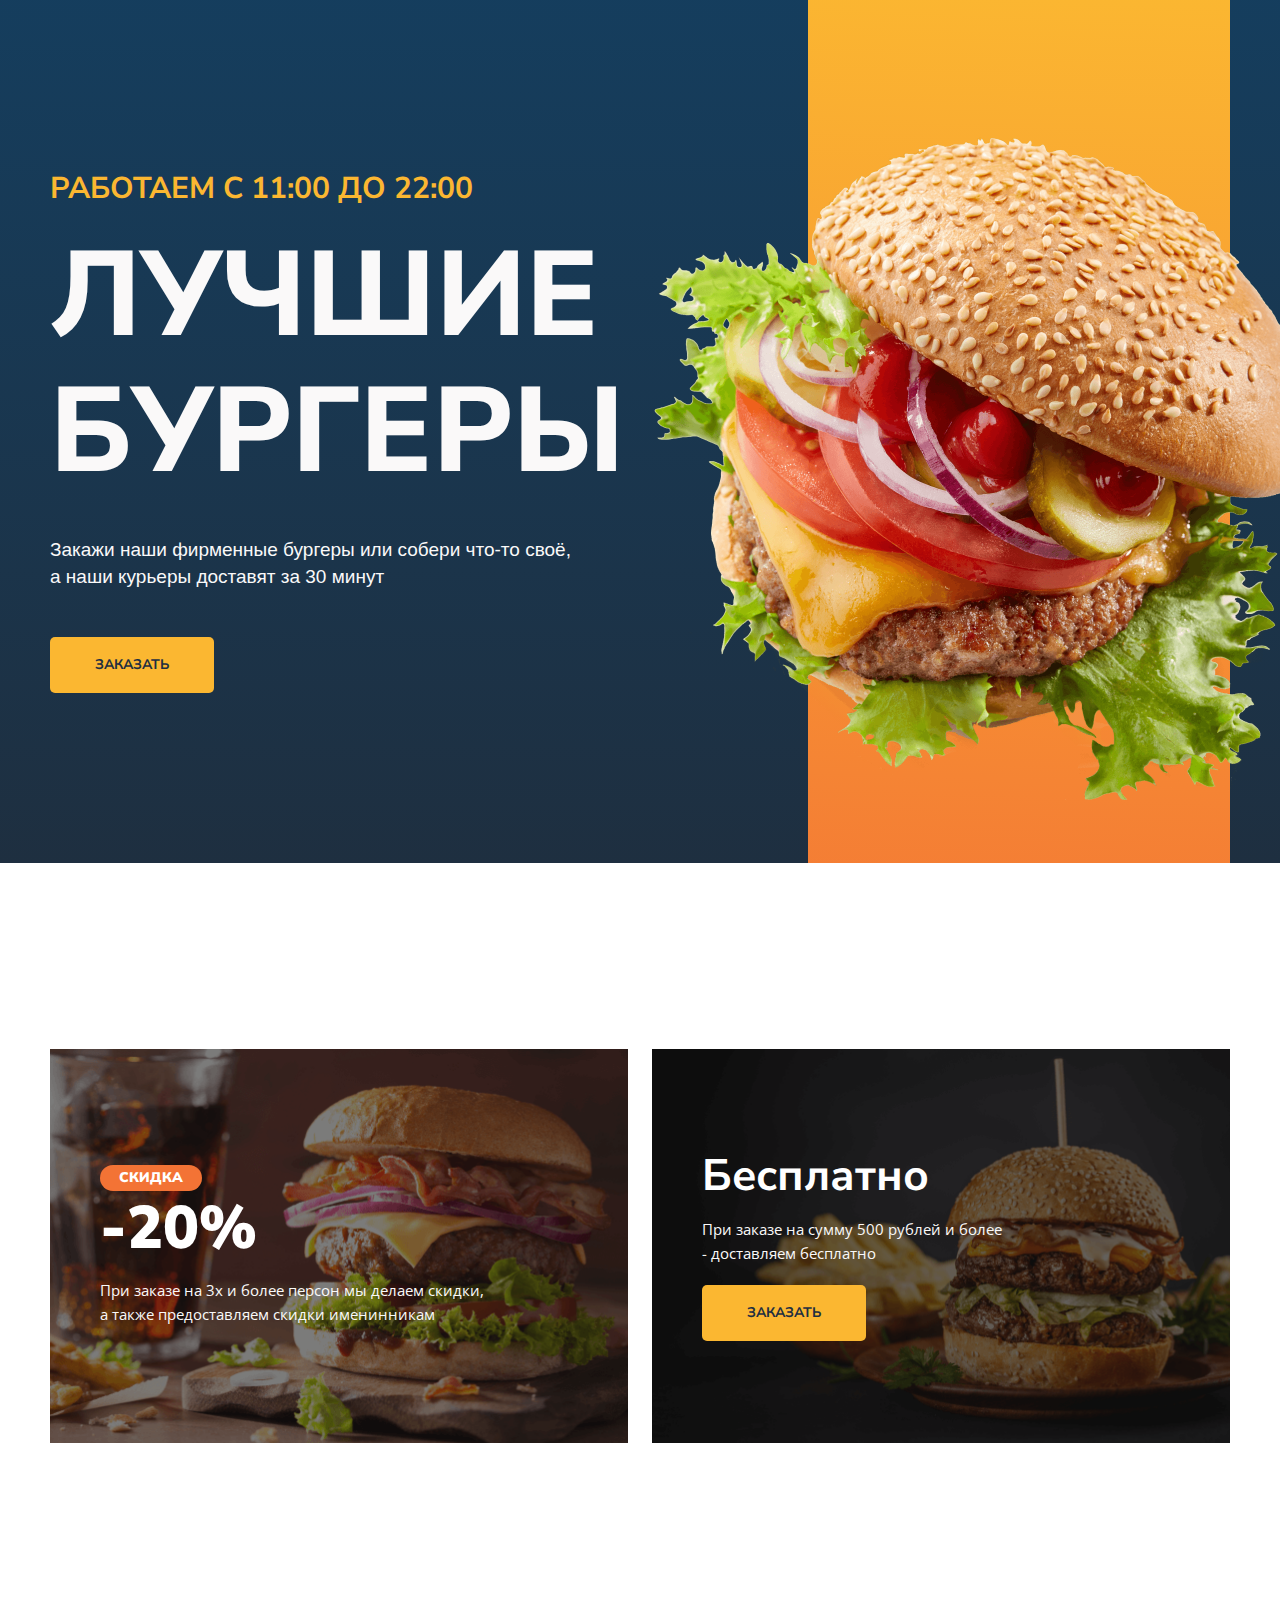
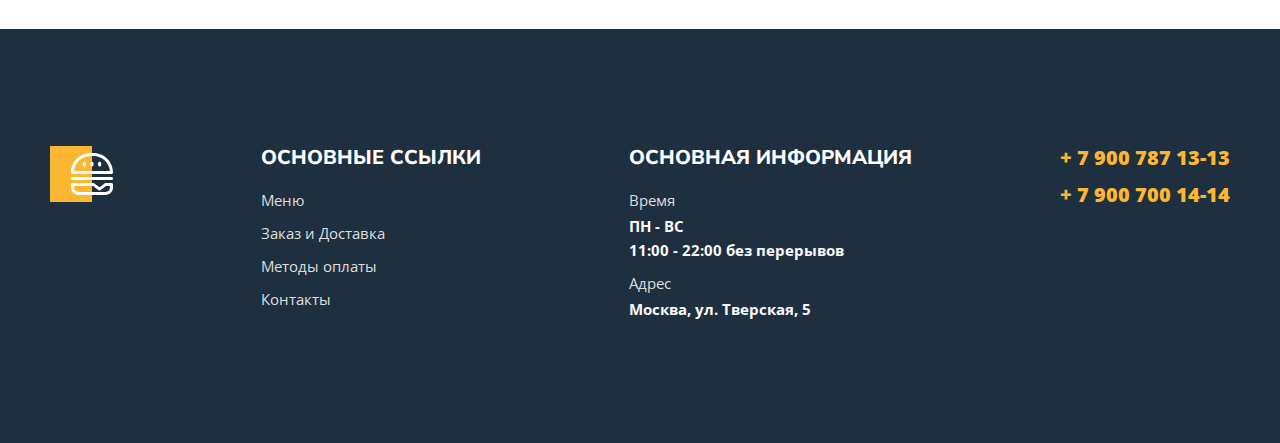
<file: index.html>
<!DOCTYPE html>
<html lang="ru">
<head>
    <meta charset="UTF-8">
    <meta http-equiv="X-UA-Compatible" content="IE=edge">
    <meta name="viewport" content="width=device-width, initial-scale=1.0">
    <link rel="preconnect" href="https://fonts.googleapis.com">
    <link rel="preconnect" href="https://fonts.gstatic.com" crossorigin>
    <link href="https://fonts.googleapis.com/css2?family=Nunito+Sans:wght@600;700;800;900&family=Open+Sans:wght@400;600;700display=swap"
    rel="stylesheet">
    <link rel="stylesheet" href="css/normalize.css">
    <link rel="stylesheet" href="css/style.css">
    <link rel="apple-touch-icon" sizes="192x192" href="img/favicon/android-chrome-192x192.png">
    <link rel="icon" type="image/png" sizes="512x512" href="img/favicon/android-chrome-512x512.png">
    <link rel="icon" sizes="16x16" href="img/favicon/favicon.ico">
    <link rel="apple-touch-icon" sizes="180x180" href="img/favicon/apple-touch-icon.png">
    <link rel="icon" type="image/png" sizes="32x32" href="img/favicon/favicon-32x32.png">
    <link rel="icon" type="image/png" sizes="16x16" href="img/favicon/favicon-16x16.png">
    <link rel="mask-icon" href="img/favicon/safari-pinned-tab.svg" color="#5bbad5">
    <meta name="msapplication-TileColor" content="#da532c">
    <meta name="theme-color" content="#ffffff">
    <title>Burgers</title>
</head>
<body>
    <div class="main">
        <div class="wrapper">
            <div class="content">
                <h1 class="content-title">
                    <span>работаем с 11:00 до 22:00</span>
                    Лучшие бургеры
                </h1>
                <p class="content-text">Закажи наши фирменные бургеры или собери что-то своё, а&nbsp;наши курьеры доставят
                    за&nbsp;30&nbsp;минут</p>
                <a href="menu.html" class="content-link">заказать</a>
            </div>
            <div class="visual">
                <div class="visual-bg"></div>
                <img src="img/burger.png" alt="burger">
            </div>
        </div>
    </div>
    <div class="promo">
        <div class="wrapper">
            <div class="promo-left">
                <p class="sale">Скидка</p>
                <p class="cost">-20%</p>
                <p class="promo-description">При заказе на 3х и более персон мы делаем скидки, а&nbsp;также предоставляем скидки именинникам</p>
            </div>
            <div class="promo-right">
                <p class="free">Бесплатно</p>
                <p class="promo-description">При заказе на сумму 500 рублей и более - доставляем бесплатно</p>
                <a href="menu.html">заказать</a>
            </div>
        </div>
    </div>
    <footer class="footer">
        <div class="container">
            <div class="footer-box">
                <div class="footer-item">
                    <img class="footer-logo" src="img/logo-footer.svg" alt="logo">
                </div>
                <div class="footer-item">
                    <h2>основные ссылки</h2>
                    <ul class="footer-list">
                        <li><a href="menu.html">Меню</a></li>
                        <li><a href="#">Заказ и Доставка</a></li>
                        <li><a href="#">Методы оплаты</a></li>
                        <li><a href="#">Контакты</a></li>
                    </ul>
                    <ul class="footer-list footer-list-tel">
                        <li>
                            <a href="tel:+79007871313">+ 7 900 787 13-13</a>
                        </li>
                        <li>
                            <a href="tel:+79007001414">+ 7 900 700 14-14</a>
                        </li>
                    </ul>
                </div>
                <div class="footer-item">
                    <h2>основная информация</h2>
                    <ul class="footer-list">
                        <li>
                            <span>Время</span>
                            ПН - ВС <br>
                            11:00 - 22:00 без перерывов
                        </li>
                        <li>
                            <span>Адрес</span>
                            Москва, ул. Тверская, 5
                        </li>
                    </ul>
                </div>
                <div class="footer-tel footer-main-tel">
                    <ul class="footer-list footer-list-tel">
                        <li>
                            <a href="tel:+79007871313">+ 7 900 787 13-13</a>
                        </li>
                        <li>
                            <a href="tel:+79007001414">+ 7 900 700 14-14</a>
                        </li>
                    </ul>
                </div>
            </div>
        </div>
    </footer>
</body>
</html>
</file>
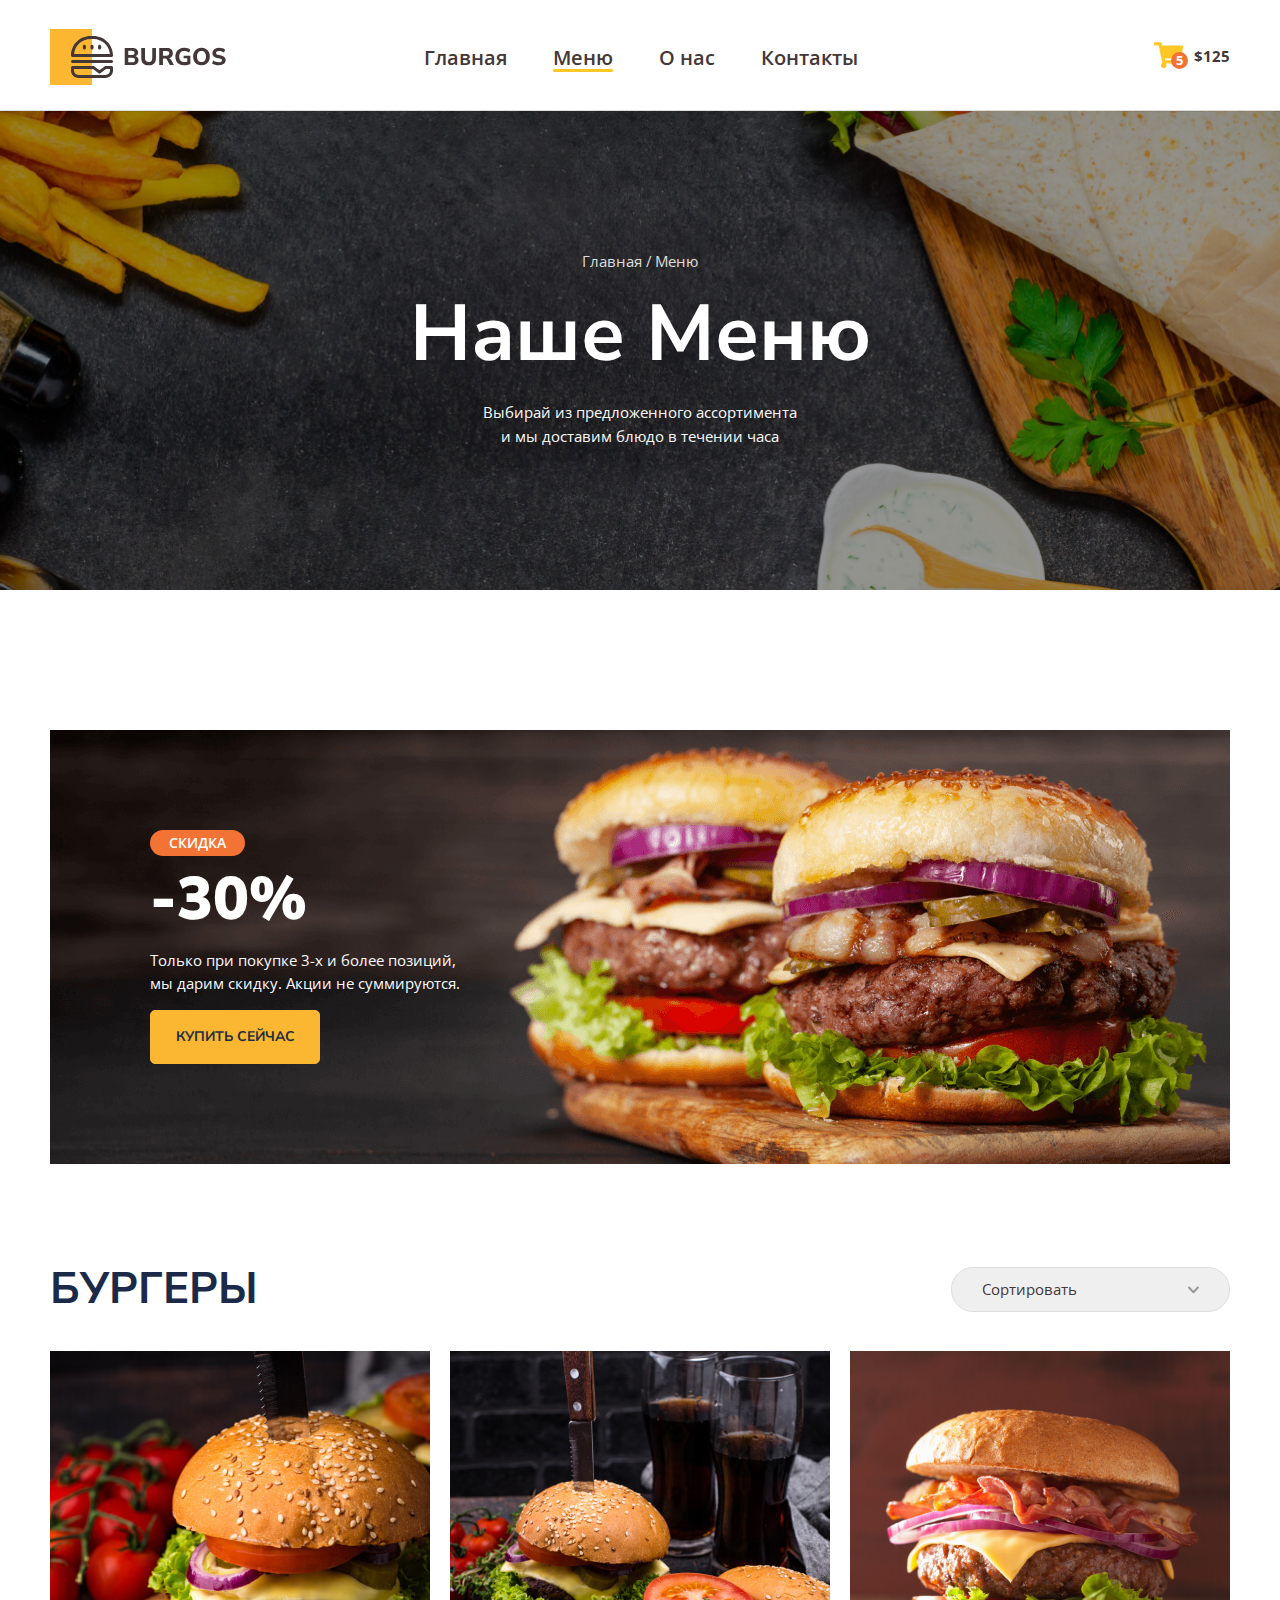
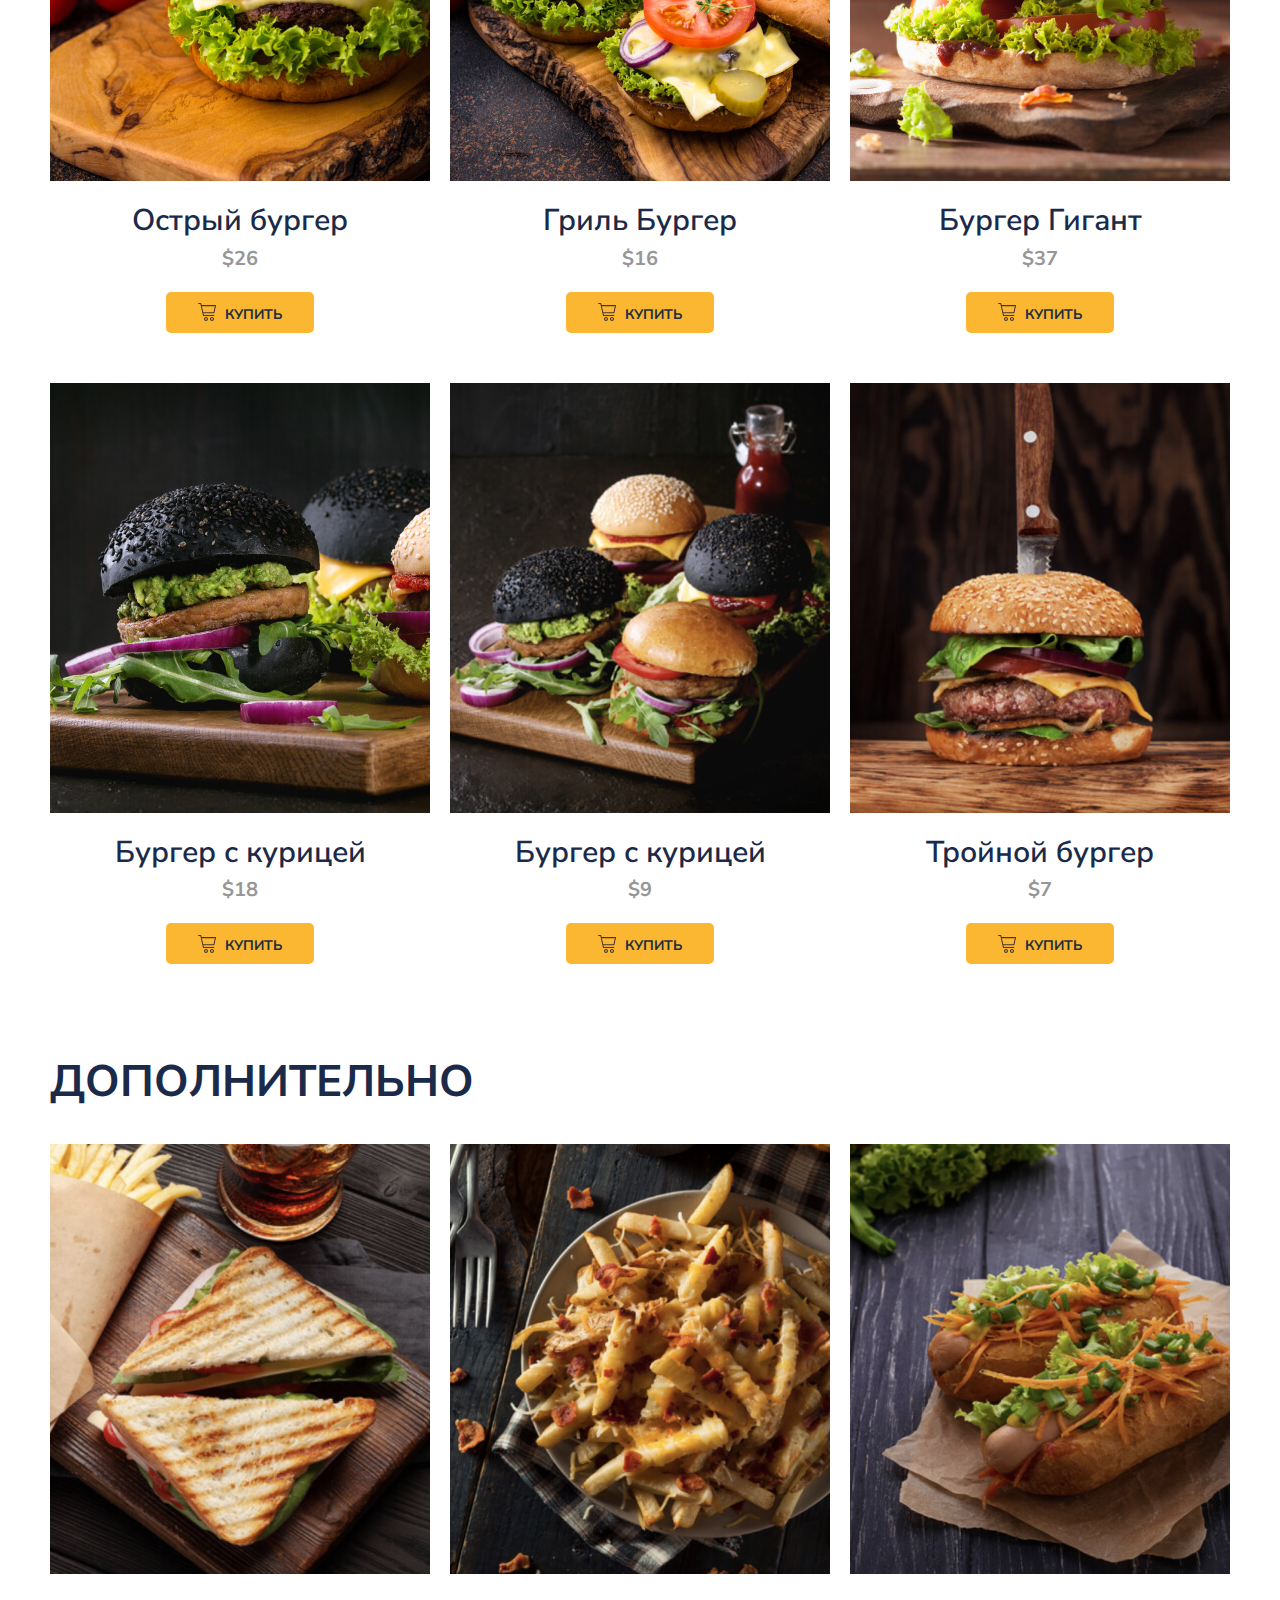
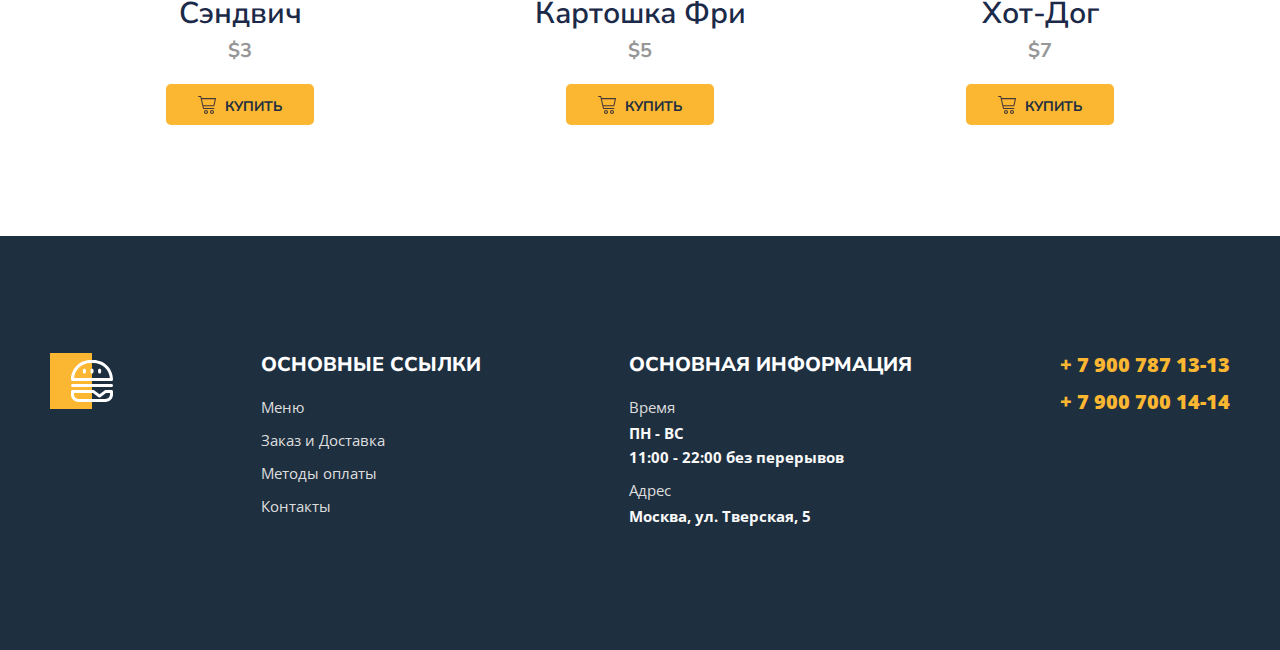
<file: menu.html>
<!DOCTYPE html>
<html lang="ru">
<head>
    <meta charset="UTF-8">
    <meta http-equiv="X-UA-Compatible" content="IE=edge">
    <meta name="viewport" content="width=device-width, initial-scale=1.0">
    <link
        href="https://fonts.googleapis.com/css2?family=Nunito+Sans:wght@600;700;800;900&family=Open+Sans:wght@400;600;700&display=swap"
        rel="stylesheet">
    <link rel="stylesheet" href="css/normalize.css">
    <link rel="stylesheet" href="css/style.css">
    <link rel="apple-touch-icon" sizes="192x192" href="img/favicon/android-chrome-192x192.png">
    <link rel="icon" type="image/png" sizes="512x512" href="img/favicon/android-chrome-512x512.png">
    <link rel="icon" sizes="16x16" href="img/favicon/favicon.ico">
    <link rel="apple-touch-icon" sizes="180x180" href="img/favicon/apple-touch-icon.png">
    <link rel="icon" type="image/png" sizes="32x32" href="img/favicon/favicon-32x32.png">
    <link rel="icon" type="image/png" sizes="16x16" href="img/favicon/favicon-16x16.png">
    <link rel="mask-icon" href="img/favicon/safari-pinned-tab.svg" color="#5bbad5">
    <meta name="msapplication-TileColor" content="#da532c">
    <meta name="theme-color" content="#ffffff">
    <title>Burger</title>
</head>
<body>
    <header id="headerTop">
        <div class="container">
            <div class="header">
                <div class="header-burger">
                    <button class="burger" onclick="openModal()"></button>
                </div>
                <div class="header-item">
                    <a href="index.html" class="header-logo"></a>
                    <nav>
                        <ul class="header-nav">
                            <li><a href="index.html">Главная</a></li>
                            <li><a href="#" class="active">Меню</a></li>
                            <li><a href="#">О нас</a></li>
                            <li><a href="#">Контакты</a></li>
                        </ul>
                    </nav>
                </div>
                <button type="button" class="button">
                    <span class="button-item">
                        <img src="img/cart.svg" alt="Корзина">
                        <span class="button-count">5</span>
                    </span>
                    <span class="button-text">$125</span>
                </button>
            </div>
        </div>
    </header>
    <div class="bg">
        <div class="container">
            <ul class="breadcrumbs">
                <li><a href="index.html">Главная</a></li>
                <li><a href="#">Меню</a></li>
            </ul>
            <h1 class="title">Наше Меню</h1>
            <p class="description">Выбирай из предложенного ассортимента и мы&nbsp;доставим блюдо в течении часа</p>
        </div>
    </div>
    <main>
        <div class="banner">
            <div class="container">
                <div class="banner-box">
                    <h2 class="banner-title">
                        <span>скидка</span>
                        -30%
                    </h2>
                    <p class="banner-text">Только при покупке 3-х и более позиций, мы дарим скидку. Акции не
                        суммируются.</p>
                    <a href="#menuBurger" class="banner-link">купить сейчас</a>
                </div>
            </div>
        </div>
        <section class="menu" id="menuBurger">
            <div class="container">
                <div class="menu-header">
                    <h2 class="menu-title">
                        Бургеры
                    </h2>
                    <select class="menu-select">
                        <option value="">Сортировать</option>
                        <option value="up">По возрастанию</option>
                        <option value="down">По убыванию</option>
                    </select>
                </div>
                <div class="menu-grid">
                    <div class="menu-grid-item">
                        <div class="menu-grid-cover">
                            <img src="img/menu/01.jpg" alt="Острый бургер">
                        </div>
                        <p class="menu-grid-title">Острый бургер</p>
                        <p class="menu-grid-price">$26</p>
                        <button type="button" class="menu-grid-btn">
                            <span class="menu-grid-icon"></span>
                            <span class="menu-grid-text">купить</span>
                        </button>
                    </div>
                    <div class="menu-grid-item">
                        <div class="menu-grid-cover">
                            <img src="img/menu/02.jpg" alt="Гриль Бургер">
                        </div>
                        <p class="menu-grid-title">Гриль Бургер</p>
                        <p class="menu-grid-price">$16</p>
                        <button type="button" class="menu-grid-btn">
                            <span class="menu-grid-icon"></span>
                            <span class="menu-grid-text">купить</span>
                        </button>
                    </div>
                    <div class="menu-grid-item">
                        <div class="menu-grid-cover">
                            <img src="img/menu/03.jpg" alt="Бурег Гигант">
                        </div>
                        <p class="menu-grid-title">Бургер Гигант</p>
                        <p class="menu-grid-price">$37</p>
                        <button type="button" class="menu-grid-btn">
                            <span class="menu-grid-icon"></span>
                            <span class="menu-grid-text">купить</span>
                        </button>
                    </div>
                    <div class="menu-grid-item">
                        <div class="menu-grid-cover">
                            <img src="img/menu/04.jpg" alt="Бургур с курицей">
                        </div>
                        <p class="menu-grid-title">Бургер с курицей</p>
                        <p class="menu-grid-price">$18</p>
                        <button type="button" class="menu-grid-btn">
                            <span class="menu-grid-icon"></span>
                            <span class="menu-grid-text">купить</span>
                        </button>
                    </div>
                    <div class="menu-grid-item">
                        <div class="menu-grid-cover">
                            <img src="img/menu/05.jpg" alt="Бургер с курицей">
                        </div>
                        <p class="menu-grid-title">Бургер с курицей</p>
                        <p class="menu-grid-price">$9</p>
                        <button type="button" class="menu-grid-btn">
                            <span class="menu-grid-icon"></span>
                            <span class="menu-grid-text">купить</span>
                        </button>
                    </div>
                    <div class="menu-grid-item">
                        <div class="menu-grid-cover">
                            <img src="img/menu/06.jpg" alt="Тройной бурегр">
                        </div>
                        <p class="menu-grid-title">Тройной бургер</p>
                        <p class="menu-grid-price">$7</p>
                        <button type="button" class="menu-grid-btn">
                            <span class="menu-grid-icon"></span>
                            <span class="menu-grid-text">купить</span>
                        </button>
                    </div>
                </div>
            </div>
        </section>
        <section class="menu menu-other">
            <div class="container">
                <div class="menu-header">
                    <h2 class="menu-title">
                        Дополнительно
                    </h2>
                </div>
                <div class="menu-grid">
                    <div class="menu-grid-item">
                        <div class="menu-grid-cover">
                            <img src="img/menu/07.jpg" alt="Сэндвич">
                        </div>
                        <p class="menu-grid-title">Сэндвич</p>
                        <p class="menu-grid-price">$3</p>
                        <button type="button" class="menu-grid-btn">
                            <span class="menu-grid-icon"></span>
                            <span class="menu-grid-text">купить</span>
                        </button>
                    </div>
                    <div class="menu-grid-item">
                        <div class="menu-grid-cover">
                            <img src="img/menu/08.jpg" alt="Картошка Фри">
                        </div>
                        <p class="menu-grid-title">Картошка Фри</p>
                        <p class="menu-grid-price">$5</p>
                        <button type="button" class="menu-grid-btn">
                            <span class="menu-grid-icon"></span>
                            <span class="menu-grid-text">купить</span>
                        </button>
                    </div>
                    <div class="menu-grid-item">
                        <div class="menu-grid-cover">
                            <img src="img/menu/09.jpg" alt="Хот-Дог">
                        </div>
                        <p class="menu-grid-title">Хот-Дог</p>
                        <p class="menu-grid-price">$7</p>
                        <button type="button" class="menu-grid-btn">
                            <span class="menu-grid-icon"></span>
                            <span class="menu-grid-text">купить</span>
                        </button>
                    </div>
                </div>
            </div>
        </section>
    </main>
    <footer class="footer">
        <div class="container">
            <div class="footer-box">
                <div class="footer-item footer-item-tel">
                    <img class="footer-logo" src="img/logo-footer.svg" alt="logo">
                    <ul class="footer-list footer-list-tel">
                        <li>
                            <a href="tel:+79007871313">+ 7 900 787 13-13</a>
                        </li>
                        <li>
                            <a href="tel:+79007001414">+ 7 900 700 14-14</a>
                        </li>
                    </ul>
                </div>
                <div class="footer-item">
                    <h2>основные ссылки</h2>
                    <ul class="footer-list">
                        <li><a href="menu.html">Меню</a></li>
                        <li><a href="#">Заказ и Доставка</a></li>
                        <li><a href="#">Методы оплаты</a></li>
                        <li><a href="#">Контакты</a></li>
                    </ul>
                    <ul class="footer-list footer-list-tel">
                        <li>
                            <a href="tel:+79007871313">+ 7 900 787 13-13</a>
                        </li>
                        <li>
                            <a href="tel:+79007001414">+ 7 900 700 14-14</a>
                        </li>
                    </ul>
                </div>
                <div class="footer-item">
                    <h2>основная информация</h2>
                    <ul class="footer-list">
                        <li>
                            <span>Время</span>
                            ПН - ВС <br>
                            11:00 - 22:00 без перерывов
                        </li>
                        <li>
                            <span>Адрес</span>
                            Москва, ул. Тверская, 5
                        </li>
                    </ul>
                </div>
                <div class="footer-tel">
                    <ul class="footer-list footer-list-tel">
                        <li>
                            <a href="tel:+79007871313">+ 7 900 787 13-13</a>
                        </li>
                        <li>
                            <a href="tel:+79007001414">+ 7 900 700 14-14</a>
                        </li>
                    </ul>
                </div>
            </div>
        </div>
    </footer>
    <a href="#headerTop" class="button-up hidden" id="btnUp">Наверх</a>
    <div id="modal" class="modal">
        <ul class="header-nav">
            <li><a href="index.html">Главная</a></li>
            <li><a href="#" class="active">Меню</a></li>
            <li><a href="#">О нас</a></li>
            <li><a href="#">Контакты</a></li>
        </ul>
        <button class="burger-close" onclick="closeModal()"></button>
    </div>
    <script>
        // Smooth Scroll

        const links = document.querySelectorAll(".banner-link");

        for (const link of links) {
            link.addEventListener("click", clickHandler);
        }

        function clickHandler(e) {
            e.preventDefault();
            const href = this.getAttribute("href");

            document.querySelector(href).scrollIntoView({
                behavior: "smooth"
            });
        }

        // Button Up

        window.onscroll = function () { scrollFunction() };

        const upbuttons = document.querySelectorAll(".button-up");

        for (const upbutton of upbuttons) {
            upbutton.addEventListener("click", clickHandler);
        }

        function clickHandler(e) {
            e.preventDefault();
            const href = this.getAttribute("href");

            document.querySelector(href).scrollIntoView({
                behavior: "smooth"
            });
        }

        function scrollFunction() {
            if (document.body.scrollTop > 1000 || document.documentElement.scrollTop > 1000) {
                document.getElementById('btnUp').className = 'button-up visible';
            } else {
                document.getElementById('btnUp').className = 'button-up hidden';
            }
        }

        // Menu

        function openModal() {
            document.getElementById("modal").style.top = "0px";
        }
        
        function closeModal() {
            document.getElementById("modal").style.top = "-400px";
        }
    </script>
</body>
</html>
</file>
<file: css/style.css>
body {
    font-family: 'Nunito Sans', sans-serif;
}

.container {
    max-width: 1180px;
    margin: 0 auto;
    padding-left: 15px;
    padding-right: 15px;
}

header {
    border-bottom: 1px solid  #DEDEDE;
}

.header {
    font-family: 'Open Sans', sans-serif;
    display: flex;
    align-items: center;
    justify-content: space-between;
    padding-top: 26px;
    padding-bottom: 22px;
}

.header-item {
    display: flex;
    align-items: center;
    justify-content: space-between;
    flex-basis: 68.5%;
}

.header-logo {
    display: block;
    background-image: url(../img/logo.svg);
    width: 176px;
    height: 56px;
    background-repeat: no-repeat;
    background-size: cover;
}

.header-nav {
    display: flex;
    list-style-type: none;
    padding-left: 0;
    padding-top: 4px;
    gap: 46px;
}

.header-nav a {
    font-weight: 600;
    font-size: 20px;
    color: #443737;
    text-decoration: none;
    transition: 0.2s;
}

.header-nav a:hover {
    color: #FFC725;
} 

.header-nav a::after {
    content: '';
    width: 100%;
    height: 3px;
    border-radius: 1.5px;
    background: transparent;
    display: block;
}

.header-nav a.active::after {
    background: #FFC725;
}

.button {
    display: flex;
    align-items: center;
    background-color: transparent;
    border: none;
    padding: 0;
    gap: 10px;
    cursor: pointer;
}

.button-item {
    position: relative;
}

.button-count {
    color: #FFFFFF;
    font-weight: 700;
    font-size: 13px;
    background: #F37335;
    border-radius: 100%;
    position: absolute; 
    width: 17px;
    height: 17px;
    text-align: center;
    line-height: 1.3;
    bottom: 3px;
    right: -4px;
}

.button-text {
    color: #443737;
    font-weight: 700;
    font-size: 15px;
}

.bg {
    text-align: center;
    color: #FFFFFF;
    background-image: url(../img/bg.jpg);
    background-size: cover;
    background-position: center center;
    padding: 142px 0;
    margin-bottom: 140px;
}

.breadcrumbs {
    padding-left: 0;
    margin-top: 0;
    list-style-type: none;
    display: flex;
    justify-content: center;
    gap: 7px;
}

.breadcrumbs a {
    color: #DEDEDE;
    font-size: 15px;
    font-family: 'Open Sans', sans-serif;
    text-decoration: none;
    transition: 0.3s;
}

.breadcrumbs a:hover {
    color: #FFC725;
}

.breadcrumbs a::before {
    content: '/';
    position: relative;
    left: -3px;
    pointer-events: none;
} 

.breadcrumbs a:hover::before {
    color: #DEDEDE;
}

.breadcrumbs li:first-child a::before {
    display: none;
} 

.title {
    font-weight: 700;
    font-size: 79px;
    margin-top: 18px;
    margin-bottom: 20px;
}

.description {
    font-family: 'Open Sans', sans-serif;
    color: #FAF9F9;
    font-size: 15px;
    line-height: 1.6;
    max-width: 320px;
    margin: 0 auto;
}

.banner-box {
    background-image: url(../img/banner.png);
    background-size: cover;
    background-repeat: no-repeat;
    background-position: 0 center;
    padding: 100px;
    margin-bottom: 80px;
}

.banner-title {
    font-weight: 900;
    font-size: 60px;
    text-transform: uppercase;
    color: #FFFFFF;
    margin-top: 0;
    margin-bottom: 0;
}

.banner-title span {
    background: #F37335;
    border-radius: 14px;
    font-family: 'Open Sans', sans-serif;
    font-weight: 600;
    font-size: 14px;
    text-transform: uppercase;
    color: #FFFFFF;
    padding: 5px 0;
    display: block;
    max-width: 95px;
    text-align: center;
    margin-bottom: 9px;
}

.banner-text {
    font-family: 'Open Sans', sans-serif;
    font-size: 15px;
    color: #FAF9F9;
    max-width: 315px;
    line-height: 1.5;
    margin-bottom: 16px;
}

.banner-link {
    display: block;
    max-width: 152px;
    text-decoration: none;
    font-weight: 700;
    font-size: 14px;
    text-align: center;
    text-transform: uppercase;
    color: #1E2F40;
    background: #FBB731;
    border-radius: 5px;
    padding: 18px 8px; 
    border: 1px solid #FBB731;
    transition: 0.2s;
}

.banner-link:hover {
    background: transparent;
    color: #FBB731;
}

.menu {
    padding-top: 20px;
}

.menu-header {
    display: flex;
    align-items: center;
    justify-content: space-between;
    margin-bottom: 36px;
}

.menu-title {
    font-weight: 700;
    font-size: 44px;
    text-transform: uppercase;
    color: #1B2A49;
    margin: 0;
}

.menu-select {
    border: 1px solid #DEDEDE;
    padding: 13px 30px;
    border-radius: 22px;
    font-family: 'Open Sans', sans-serif;
    font-size: 15px;
    color: #443737;
    -webkit-appearance: none;
       -moz-appearance: none;
            appearance: none;
    flex-basis: 279px;
    background-image: url(../img/arrow.svg);
    background-size: 12.79px 7.75px;
    background-repeat: no-repeat;
    background-position: 89% center;
}

.menu-grid {
    display: grid;
    grid-template-columns: repeat(3, 1fr);
    gap: 50px 20px;
    margin-bottom: 73px;
}

.menu-grid-cover {
    width: 100%;
    height: 430px;
    position: relative;
    overflow: hidden;
    margin-bottom: 23px;
}

.menu-grid-cover img {
    position: absolute;
    left: 50%;
    top: 50%;
    transform: translate(-50%, -50%);
    -o-object-fit: cover;
       object-fit: cover;
    width: 100%;
    height: 430px;
}

.menu-grid-title {
    font-weight: 600;
    font-size: 30px;
    text-align: center;
    color: #1B2A49;
    margin: 0;
}

.menu-grid-price {
    font-weight: 700;
    font-size: 20px;
    text-align: center;
    color: #979797;
    margin-top: 8px;
    margin-bottom: 22px;
}

.menu-grid-btn {
    background-color: #FBB731;
    border-radius: 5px;
    padding: 10px 32px;
    border: none;
    display: flex;
    align-items: center;
    justify-content: center;
    margin: 0 auto;
    gap: 9px;
    cursor: pointer;
    transition: 0.2s;
}

.menu-grid-btn:hover {
    background:  #F37335;
}

.menu-grid-icon {
    background-image: url(../img/cart-menu.svg);
    display: block;
    width:18px; 
    height:18px;
    background-repeat: no-repeat; 
    background-size: cover;
}

.menu-grid-text {
    font-weight: 700;
    font-size: 14px;
    text-align: center;
    text-transform: uppercase;
    color: #1E2F40;
    padding-top: 5px;
}

.footer {
    background: #1E2F40;
    color: #fff;
    padding-top: 117px;
    padding-bottom: 106px;
    margin-top: 111px;
}

.footer-box {
    display: flex;
    justify-content: space-between;
}

.footer-logo {
    width: 63px;
    height: 56px;
}

.footer-item h2 {
    font-size: 20px;
    font-weight: 800;
    text-transform: uppercase;
    margin-bottom: 19px;
    margin-top: 0;
}

.footer-list li {
    margin-bottom: 9px;
    font-family: 'Open Sans', sans-serif;
    font-size: 15px;
    color: #FAF9F9;
    font-weight: 700;
    line-height: 24px;
}

.footer-list a {
    color: #DEDEDE;
    text-decoration: none;
    font-weight: 400;
    transition: 0.3s;
}

.footer-list a:hover {
    color:#FBB731;
}

.footer-item span {
    color: #DEDEDE;
    display: block;
    font-weight: 400;
    margin-bottom: 2px;
}

.footer-list-tel {
    margin-top: 0;
}

.footer-list-tel li {
    margin-bottom: 12px;
}

.footer-list-tel a {
    font-size: 20px;
    color: #FBB731;
    font-weight: 900;
    transition: 0.3s;
}

.footer-list-tel a:hover {
    color: #DEDEDE;
}

.footer-list {
    padding-left: 0;
    list-style-type: none;
}

.footer-item-tel .footer-list-tel {
    display: none;
}

.button-up {
    background-color: #FBB731;
    font-weight: 700;
    font-size: 14px;
    text-transform: uppercase;
    color: #1E2F40;
    text-decoration: none;
    padding: 5px 20px;
    position: fixed;
    bottom: 20px;
    right: 20px;
    border-radius: 5px;
    transition: 1s;
}

.button-up:hover {
    background-color: #F37335;
}

.button-up.hidden {
    opacity: 0;
}

.button-up.visible {
    opacity: 1;
}

.header-burger {
    display: none;
}

.burger {
    width: 34px;
    height: 22px;
    background-image: url(../img/burger-menu.svg);
    background-repeat: no-repeat;
    background-color: transparent;
    border: none;
    cursor: pointer;
}

.modal {
    max-width: 500px;
    background-color: #FFF8DC;
    position: absolute;
    top: -400px;
    left: 0;
    right: 0;
    text-align: center;
    margin: 20px auto 0;
    padding: 40px 30px;
}

.modal .header-nav {
    flex-direction: column;
    margin: 0 auto;
    align-items: center;
    gap: 22px;
}

.burger-close {
    background-image: url(../img/burger-close.svg);
    width: 22px;
    height: 22px;
    background-color: transparent;
    background-repeat: no-repeat;
    border: none;
    position: absolute;
    top: 20px;
    right: 20px;
    cursor: pointer;
}


/* Style INDEX */


.main {
    background: linear-gradient(180deg, #0C4C7B -100%, #1E2F40 100%);
}

.wrapper {
    max-width: 1180px;
    margin: 0 auto;
    display: flex;
    justify-content: space-between;
}

.content {
    color: #FAF9F9;
    flex: 0 0 580px;
    padding-top: 170px;
    padding-bottom: 170px;
}

.content-title {
    font-size: 120px;
    font-weight: 800;
    text-transform: uppercase;
    line-height: 136px;
    margin-top: 0;
    margin-bottom: 37px;
}

.content-title span {
    color: #FBB731;
    font-size: 30px;
    font-weight: 700;
    line-height: 38px;
    display: block;
    margin-bottom: 20px;
}

.content-text {
    font-family: 'Open Sana', sans-serif;
    font-size: 19px;
    line-height: 1.4;
    margin-bottom: 47px;
}

.content-link,
.promo a {
    color: #1E2F40;
    background: #FBB731;
    border-radius: 5px;
    text-decoration: none;
    padding: 20px 45px;
    display: inline-block;
    text-transform: uppercase;
    font-size: 14px;
    font-weight: 700;
    transition: 0.3s;
}

.content-link:hover,
.promo a:hover {
    background-color: #F37335;
}

.visual{
    flex-grow: 1;
    display: flex;
    justify-content: flex-end;
    position: relative;
}

.visual-bg {
    width: 422px;
    height: 100%;
    background: linear-gradient(2.42deg, #F37335 -19.6%, #FBB731 100.79%, #FDC830 100.79%);
}

.main img {
    width: 829px;
    position: absolute;
    right: -168px;
}

.promo {
    padding-top: 186px;
    padding-bottom: 75px;
}

.promo-left,
.promo-right {
    color: #ffff;
    flex: 0 0 49%;
    box-sizing: border-box;
    background-repeat: no-repeat;
    background-size: cover;
    background-position: center;
}

.promo-left {
    background-image: url(../img/promo-left.png);
    padding: 116px 50px;
}

.promo-right {
    background-image: url(../img/promo-right.png);
    padding: 102px 50px;
}

.sale {
    font-size: 14px;
    font-weight: 900;
    background: #F37335;
    padding: 5px 19px;
    border-radius: 15px;
    display: inline-block;
    text-transform: uppercase;
    margin-bottom: 3px;
    margin-top: 0;
}

.cost {
    font-size: 60px;
    font-weight: 900;
    margin-bottom: 8px;
    margin-top: 0;
}

.promo-description {
    color: #FAF9F9;
    font-family: 'Open Sans', sans-serif;
    font-size: 15px;
    line-height: 24px;
    margin-bottom: 0;
}

.promo-left .promo-description {
    max-width: 392px;
}

.promo-right .promo-description {
    max-width: 300px;
    margin-bottom: 20px;
}

.free {
    font-size: 44px;
    font-weight: 700;
    margin-bottom: 10px;
    margin-top: 0;
}


/* Responsive */


@media (min-width: 1001px) {
    .footer-list + .footer-list-tel {
        display: none;
    }
}

@media (max-width: 1000px) {
    .container {
        max-width: 738px;
    }
    .header-logo {
        width: 150px;
        height: 48px;
        background-size: contain;
    }
    .header-nav {
        gap: 22px;
    }
    .header-item {
        flex-basis: 75.5%;
    }
    .bg {
        margin-bottom: 72px;
    }
    .banner-box {
        background-position: -80px center;
        padding: 100px 40px 120px;
    }
    .menu-grid {
        grid-template-columns: repeat(2, 1fr);
        gap: 50px 15px;
    }
    .menu-other {
        overflow: hidden;
        height: 558px;
    }
    .menu-other .menu-grid {
        display: flex;
        width: auto;
        overflow-x: scroll;
        overflow-y: hidden;
        padding-bottom: 50px;
    }
    .menu-other .menu-grid-item {
        flex: 0 0 281px;
    }
    .menu-other .menu-grid-cover,
    .menu-other .menu-grid-cover img {
        height: 320px;
    }
    .footer {
        padding-top: 74px;
    }
    .footer-tel {
        display: none;
    }
    .footer-list + .footer-list-tel {
        display: block;
    }
}

@media (max-width: 765px) {
    nav {
        display: none;
    }
    .header {
        gap: 21px;
    }
    .header-burger {
        display: block;
    }
}

@media (max-width: 567px) {
    .header {
        gap: 21px;
    }
    .bg {
        margin-bottom: 72px;
    }
    .breadcrumbs a {
        font-size: 14px;
    }
    .title {
        font-weight: 700;
        font-size: 38px;
    }
    .description {
        font-size: 12px;
    }
    .bg {
        padding: 55px 0;
    }
    .banner-box {
        background-position: 17% center;
        padding: 35px 24px 54px;
    }
    .menu-grid-title {
        font-size: 25px;
    }
    .menu-grid-cover {
        height: 270px;
    }
    .menu-grid-cover img {
        height: 270px;
    }
    .menu-other .menu-grid-cover, 
    .menu-other .menu-grid-cover img {
        height: 270px;
    }
    .menu-other .menu-grid-item {
        flex: 0 0 200px;
        padding-bottom: 56px;
    }
    .footer {
        margin-top: 20px;
    }
    .footer-box {
        flex-direction: column;
        gap: 15px;
    }
    .footer-item-tel .footer-list-tel {
        display: block;
    }
    .footer-list + .footer-list-tel {
        display: none;
    }
    .footer-item-tel {
        display: flex;
        justify-content: space-between;
    }
}

@media (max-width: 481px) {
    .menu-header {
        gap: 4px;
    }
    .menu-grid-title {
        font-size: 19px;
    }
    .menu-select {
        padding: 13px 18px;
    }
    .menu-title {
        font-size: 35px;
    }
}

@media (max-width: 365px) {
    .header {
        padding-bottom: 18px;
        padding-top: 19px;
    }
    .header-logo {
        width: 116px;
        height: 37px;
        background-size: contain;
    }
    .bg {
        margin-bottom: 33px;
    }
    .banner-box {
        margin-bottom: 21px;
    }
    .menu-header {
        gap: 27px;
        margin-bottom: 29px;
    }
    .menu-title {
        font-size: 27px;
    }
    .menu-select {
        padding: 13px 9px;
        font-size: 13px;
    }
    .menu-grid {
        gap: 24px 12px;
        margin-bottom: 50px;
    }
    .menu-grid-title {
        font-size: 13px;
        font-weight: 700;
    }
    .menu-grid-price {
        font-size: 16px;
        margin-bottom: 7px;
    }
    .menu-grid-btn {
        width: 129px;
    }
    .menu-grid-cover {
        height: 180px;
        margin-bottom: 7px;
    }
    .menu-grid-cover img {
        height: 180px;
    }
    .menu-grid-btn {
        padding: 10px 20px;
    }
    .menu-other .menu-grid-cover, 
    .menu-other .menu-grid-cover img {
        height: 180px;
    }
    .menu-other .menu-grid {
        padding-bottom: 99px;
        gap: 6px;
    }
    .menu-other {
        height: 426px;
    }
    .menu-other .menu-grid-item {
        flex: 0 0 139px;
    }
    .footer {
        padding-top: 44px;
        padding-bottom: 52px;
        margin-top: 0;
    }
}

@media (max-width: 320px) {
    .banner-box {
        background-position: 22% center;
        margin-bottom: 30px;
    }
}


/* Style INDEX Responsive*/


@media (max-width: 1000px) {
    .wrapper {
        max-width: 738px;
        padding: 8px 6px;
    }
    .content {
        padding-top: 42px;
        padding-bottom: 101px;
    }
    .content-title span {
        font-size: 21px;
    }
    .content-title {
        font-size: 71px;
        line-height: 1.5;
    }
    .content-text {
        font-size: 14px;
        max-width: 396px;
    }
    .main img {
        width: 378px;
        right: -4px;
        top: 264px;
    }
    .visual-bg {
        width: 199px;
    }
    .promo {
        padding-top: 106px;
    }
    .promo-left {
        padding: 44px 30px;
    }
    .promo-right {
        padding: 60px 30px;
    }
}

@media (max-width: 767px) {
    .visual-bg {
        display: none;
    }
    .content {
        padding-left: 7px;
    }
    .content-title {
        line-height: 1.3;
    }
}

@media (max-width: 689px) {
    .main img {
        display: none;
    }
}

@media (max-width: 614px) {
    .content {
        text-align: center;
        padding-bottom: 0;
    }
    .content-text {
        margin-left: 81px;
        margin-right: 81px;
    }
    .wrapper {
        flex-direction: column;
        gap: 4px;
    }
    .promo {
        padding-top: 85px;
    }
    .footer {
        margin-top: 30px;
        padding-bottom: 51px;
    }
    .footer-box {
        gap: 15px;
    }
    .footer-list .footer-list-tel {
        display: none;
    }
}

@media (max-width: 566px) {
    .footer-main-tel {
        display: block;
    }
}

@media (max-width: 365px) {
    .main img {
        display: none;
    }
    .visual-bg {
        display: none;
    }
    .content {
        text-align: center;
        padding-bottom: 0;
        flex: 0 0 494px;
    }
    .content-title span {
        font-size: 20px;
    }
    .content-title {
        font-size: 50px;
    }
    .content-text {
        margin-right: 0;
        margin-left: 0;
    }
}
</file>
